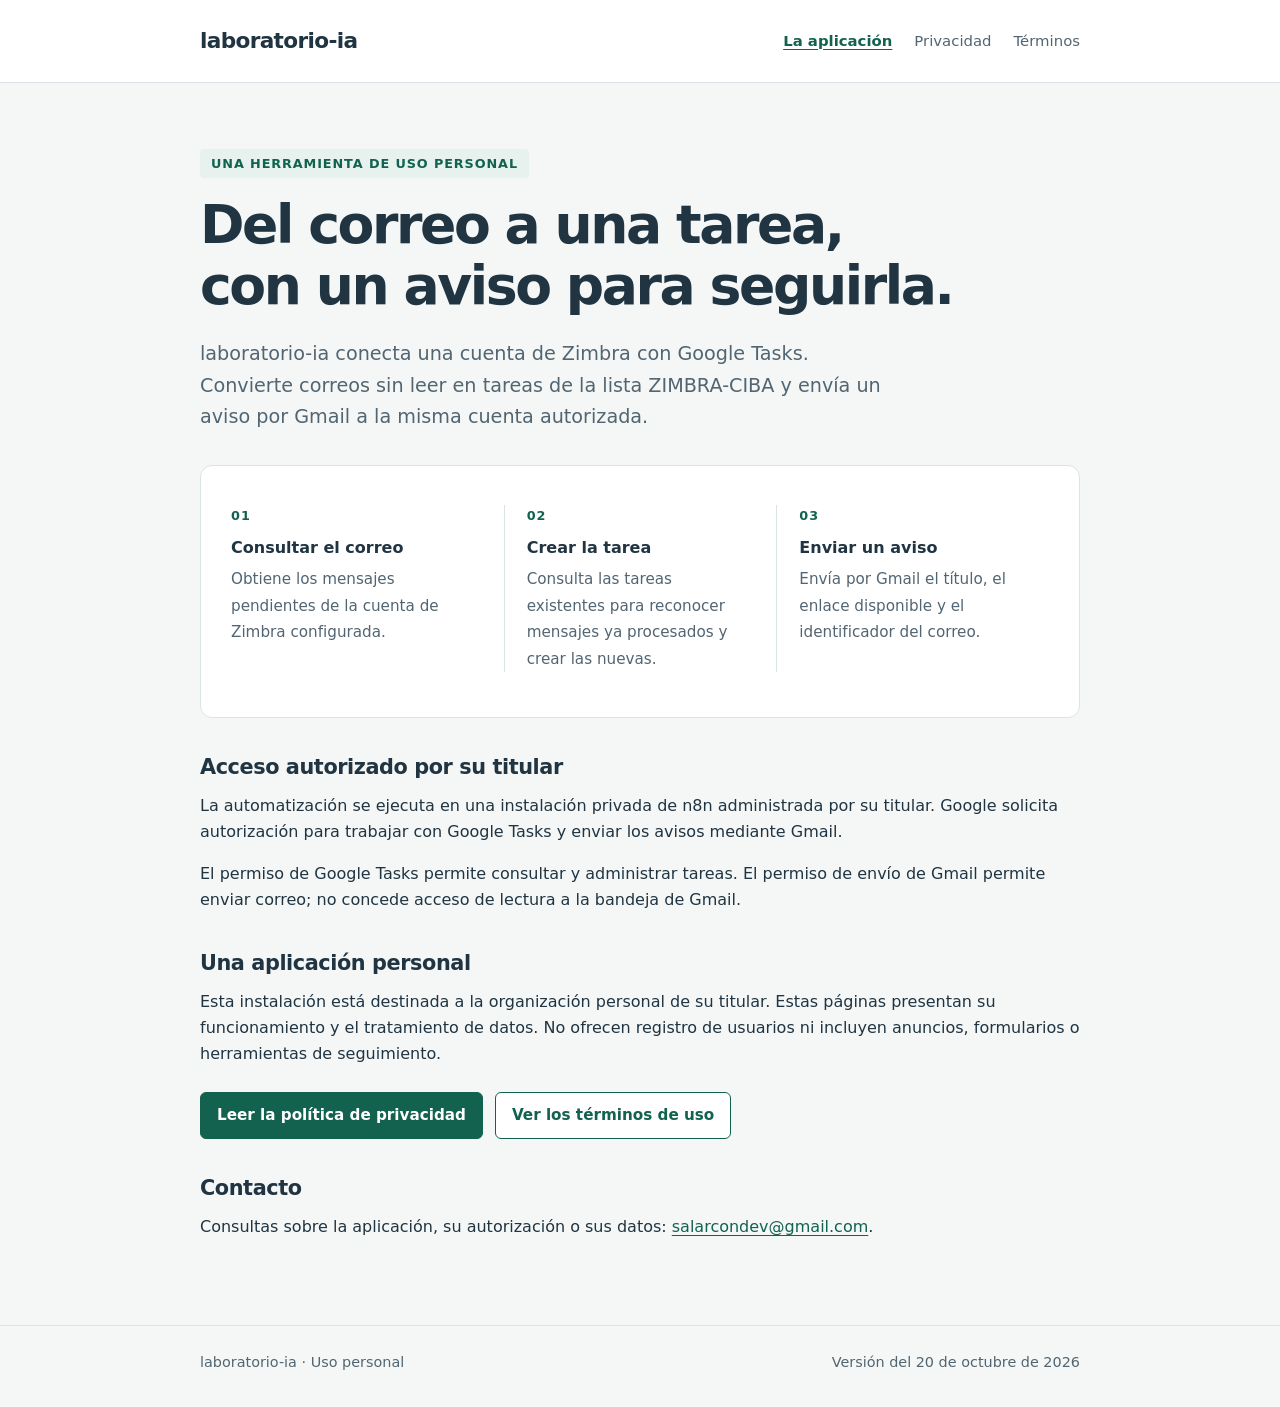
<file: index.html>
<!doctype html>
<html lang="es">
<head>
  <meta charset="utf-8">
  <meta name="viewport" content="width=device-width, initial-scale=1">
  <meta name="description" content="laboratorio-ia: automatización personal que convierte correos de Zimbra en tareas de Google Tasks y envía avisos mediante Gmail.">
  <title>laboratorio-ia · Correo y tareas</title>
  <link rel="stylesheet" href="estilos.css">
</head>
<body>
  <a class="skip" href="#contenido">Ir al contenido</a>
  <header>
    <div class="wrap top">
      <a class="brand" href="index.html">laboratorio-ia</a>
      <nav aria-label="Navegación principal">
        <a href="index.html" aria-current="page">La aplicación</a>
        <a href="privacidad.html">Privacidad</a>
        <a href="terminos.html">Términos</a>
      </nav>
    </div>
  </header>
  <main id="contenido" class="wrap">
    <p class="eyebrow">Una herramienta de uso personal</p>
    <h1>Del correo a una tarea,<br>con un aviso para seguirla.</h1>
    <p class="lead">laboratorio-ia conecta una cuenta de Zimbra con Google Tasks. Convierte correos sin leer en tareas de la lista ZIMBRA-CIBA y envía un aviso por Gmail a la misma cuenta autorizada.</p>
    <div class="panel">
      <ol class="flow" aria-label="Cómo funciona">
        <li><strong>Consultar el correo</strong><span>Obtiene los mensajes pendientes de la cuenta de Zimbra configurada.</span></li>
        <li><strong>Crear la tarea</strong><span>Consulta las tareas existentes para reconocer mensajes ya procesados y crear las nuevas.</span></li>
        <li><strong>Enviar un aviso</strong><span>Envía por Gmail el título, el enlace disponible y el identificador del correo.</span></li>
      </ol>
    </div>
    <section>
      <h2>Acceso autorizado por su titular</h2>
      <p>La automatización se ejecuta en una instalación privada de n8n administrada por su titular. Google solicita autorización para trabajar con Google Tasks y enviar los avisos mediante Gmail.</p>
      <p>El permiso de Google Tasks permite consultar y administrar tareas. El permiso de envío de Gmail permite enviar correo; no concede acceso de lectura a la bandeja de Gmail.</p>
    </section>
    <section>
      <h2>Una aplicación personal</h2>
      <p>Esta instalación está destinada a la organización personal de su titular. Estas páginas presentan su funcionamiento y el tratamiento de datos. No ofrecen registro de usuarios ni incluyen anuncios, formularios o herramientas de seguimiento.</p>
      <div class="links">
        <a class="button primary" href="privacidad.html">Leer la política de privacidad</a>
        <a class="button" href="terminos.html">Ver los términos de uso</a>
      </div>
    </section>
    <section>
      <h2>Contacto</h2>
      <p>Consultas sobre la aplicación, su autorización o sus datos: <a href="mailto:salarcondev@gmail.com">salarcondev@gmail.com</a>.</p>
    </section>
  </main>
  <footer>
    <div class="wrap bottom"><p>laboratorio-ia · Uso personal</p><p>Versión del <time datetime="2026-10-20">20 de octubre de 2026</time></p></div>
  </footer>
</body>
</html>
</file>
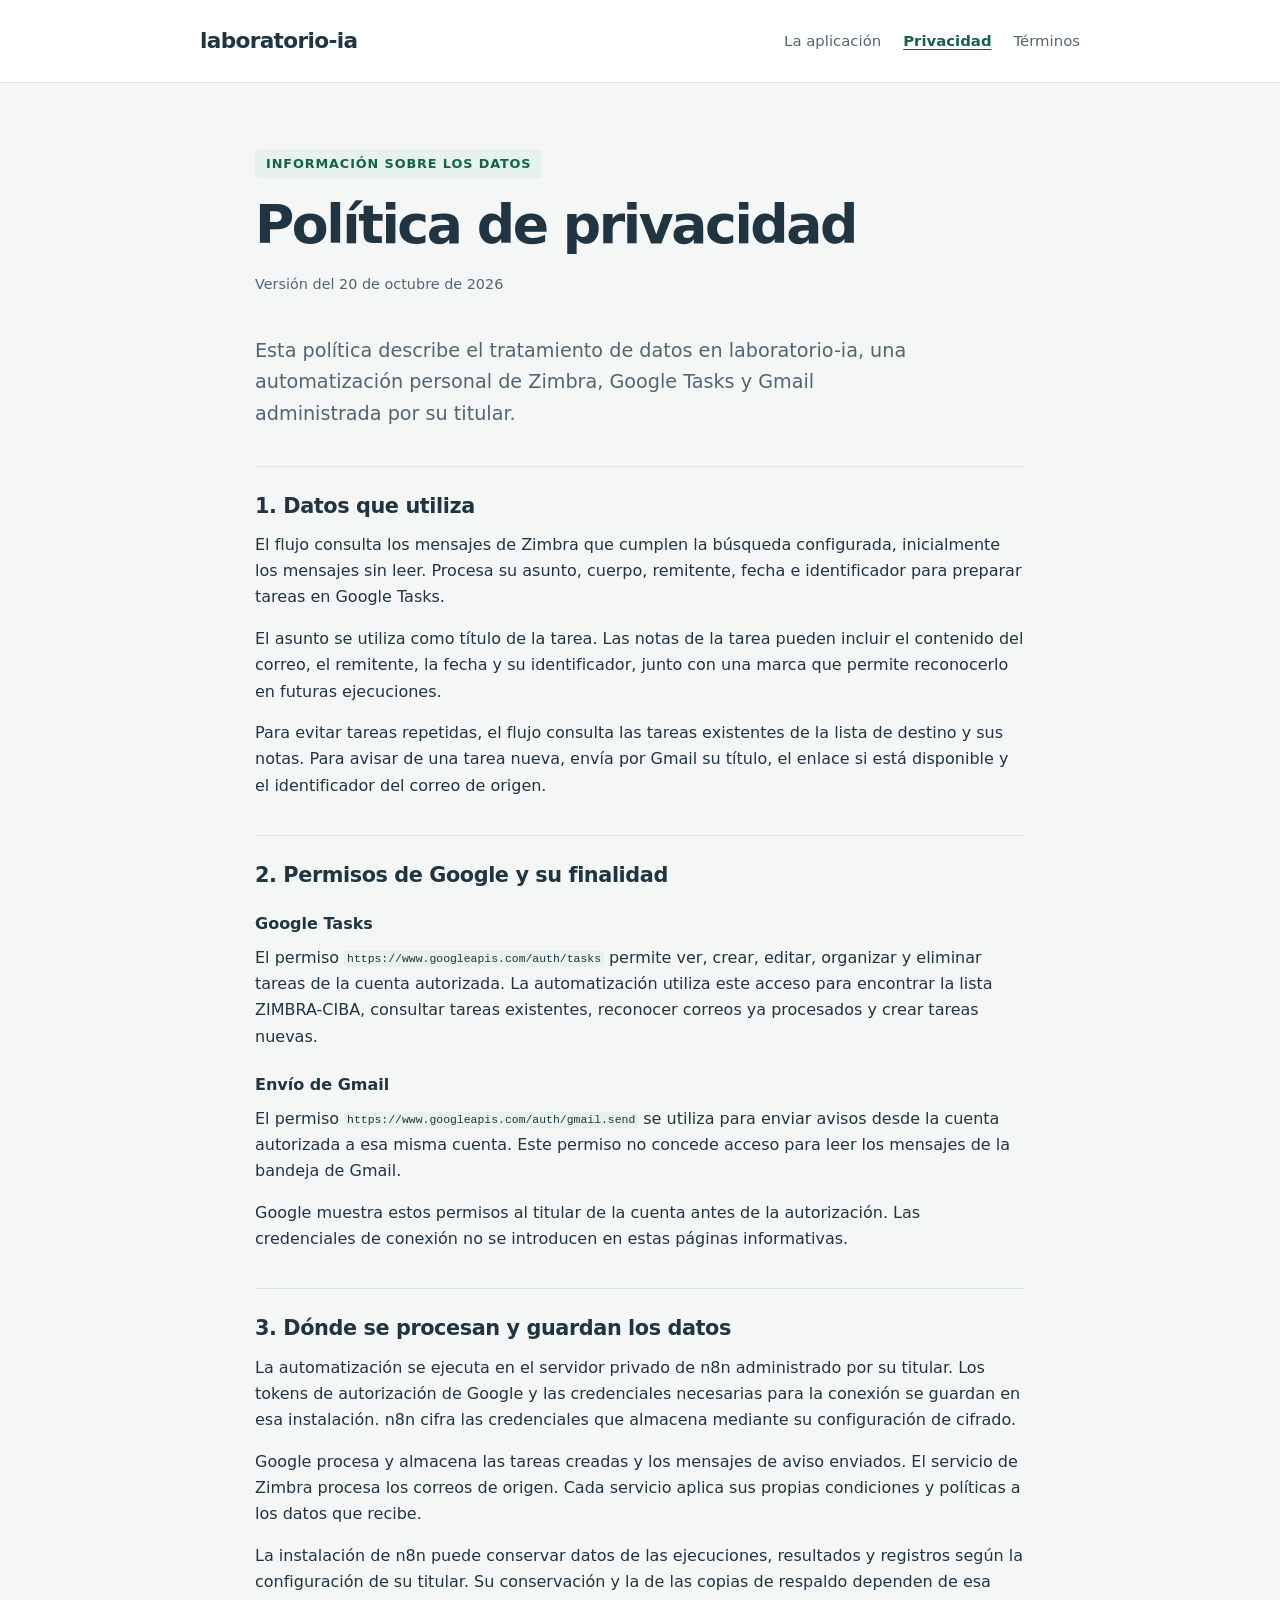
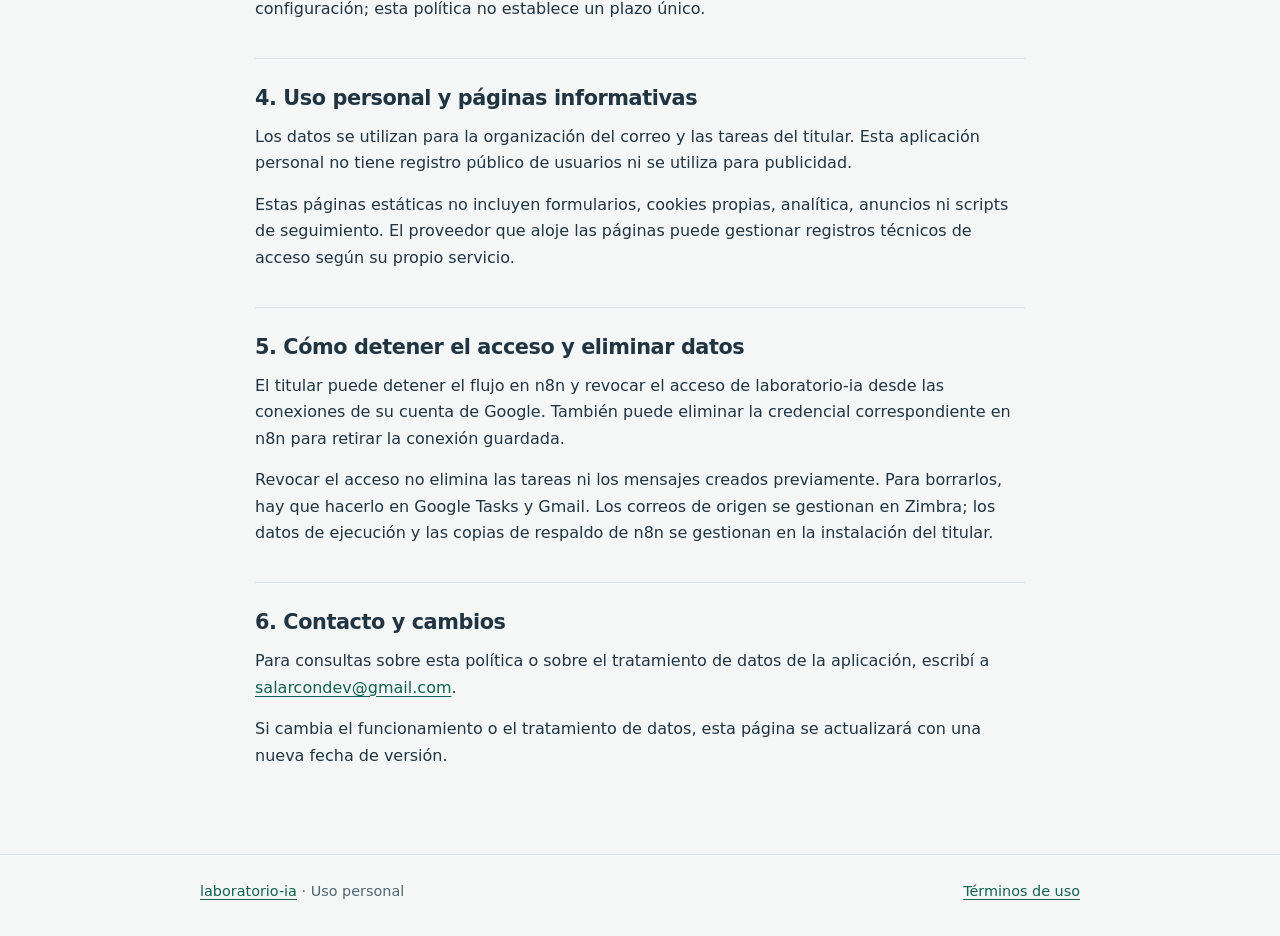
<file: privacidad.html>
<!doctype html>
<html lang="es">
<head>
  <meta charset="utf-8">
  <meta name="viewport" content="width=device-width, initial-scale=1">
  <meta name="description" content="Cómo laboratorio-ia utiliza los datos de Zimbra, Google Tasks y Gmail en su automatización personal.">
  <title>Privacidad · laboratorio-ia</title>
  <link rel="stylesheet" href="estilos.css">
</head>
<body>
  <a class="skip" href="#contenido">Ir al contenido</a>
  <header>
    <div class="wrap top">
      <a class="brand" href="index.html">laboratorio-ia</a>
      <nav aria-label="Navegación principal">
        <a href="index.html">La aplicación</a>
        <a href="privacidad.html" aria-current="page">Privacidad</a>
        <a href="terminos.html">Términos</a>
      </nav>
    </div>
  </header>
  <main id="contenido" class="wrap details">
    <p class="eyebrow">Información sobre los datos</p>
    <h1>Política de privacidad</h1>
    <p class="date">Versión del <time datetime="2026-10-20">20 de octubre de 2026</time></p>
    <p class="lead">Esta política describe el tratamiento de datos en laboratorio-ia, una automatización personal de Zimbra, Google Tasks y Gmail administrada por su titular.</p>
    <section>
      <h2>1. Datos que utiliza</h2>
      <p>El flujo consulta los mensajes de Zimbra que cumplen la búsqueda configurada, inicialmente los mensajes sin leer. Procesa su asunto, cuerpo, remitente, fecha e identificador para preparar tareas en Google Tasks.</p>
      <p>El asunto se utiliza como título de la tarea. Las notas de la tarea pueden incluir el contenido del correo, el remitente, la fecha y su identificador, junto con una marca que permite reconocerlo en futuras ejecuciones.</p>
      <p>Para evitar tareas repetidas, el flujo consulta las tareas existentes de la lista de destino y sus notas. Para avisar de una tarea nueva, envía por Gmail su título, el enlace si está disponible y el identificador del correo de origen.</p>
    </section>
    <section>
      <h2>2. Permisos de Google y su finalidad</h2>
      <h3>Google Tasks</h3>
      <p>El permiso <code>https://www.googleapis.com/auth/tasks</code> permite ver, crear, editar, organizar y eliminar tareas de la cuenta autorizada. La automatización utiliza este acceso para encontrar la lista ZIMBRA-CIBA, consultar tareas existentes, reconocer correos ya procesados y crear tareas nuevas.</p>
      <h3>Envío de Gmail</h3>
      <p>El permiso <code>https://www.googleapis.com/auth/gmail.send</code> se utiliza para enviar avisos desde la cuenta autorizada a esa misma cuenta. Este permiso no concede acceso para leer los mensajes de la bandeja de Gmail.</p>
      <p>Google muestra estos permisos al titular de la cuenta antes de la autorización. Las credenciales de conexión no se introducen en estas páginas informativas.</p>
    </section>
    <section>
      <h2>3. Dónde se procesan y guardan los datos</h2>
      <p>La automatización se ejecuta en el servidor privado de n8n administrado por su titular. Los tokens de autorización de Google y las credenciales necesarias para la conexión se guardan en esa instalación. n8n cifra las credenciales que almacena mediante su configuración de cifrado.</p>
      <p>Google procesa y almacena las tareas creadas y los mensajes de aviso enviados. El servicio de Zimbra procesa los correos de origen. Cada servicio aplica sus propias condiciones y políticas a los datos que recibe.</p>
      <p>La instalación de n8n puede conservar datos de las ejecuciones, resultados y registros según la configuración de su titular. Su conservación y la de las copias de respaldo dependen de esa configuración; esta política no establece un plazo único.</p>
    </section>
    <section>
      <h2>4. Uso personal y páginas informativas</h2>
      <p>Los datos se utilizan para la organización del correo y las tareas del titular. Esta aplicación personal no tiene registro público de usuarios ni se utiliza para publicidad.</p>
      <p>Estas páginas estáticas no incluyen formularios, cookies propias, analítica, anuncios ni scripts de seguimiento. El proveedor que aloje las páginas puede gestionar registros técnicos de acceso según su propio servicio.</p>
    </section>
    <section>
      <h2>5. Cómo detener el acceso y eliminar datos</h2>
      <p>El titular puede detener el flujo en n8n y revocar el acceso de laboratorio-ia desde las conexiones de su cuenta de Google. También puede eliminar la credencial correspondiente en n8n para retirar la conexión guardada.</p>
      <p>Revocar el acceso no elimina las tareas ni los mensajes creados previamente. Para borrarlos, hay que hacerlo en Google Tasks y Gmail. Los correos de origen se gestionan en Zimbra; los datos de ejecución y las copias de respaldo de n8n se gestionan en la instalación del titular.</p>
    </section>
    <section>
      <h2>6. Contacto y cambios</h2>
      <p>Para consultas sobre esta política o sobre el tratamiento de datos de la aplicación, escribí a <a href="mailto:salarcondev@gmail.com">salarcondev@gmail.com</a>.</p>
      <p>Si cambia el funcionamiento o el tratamiento de datos, esta página se actualizará con una nueva fecha de versión.</p>
    </section>
  </main>
  <footer>
    <div class="wrap bottom"><p><a href="index.html">laboratorio-ia</a> · Uso personal</p><p><a href="terminos.html">Términos de uso</a></p></div>
  </footer>
</body>
</html>
</file>
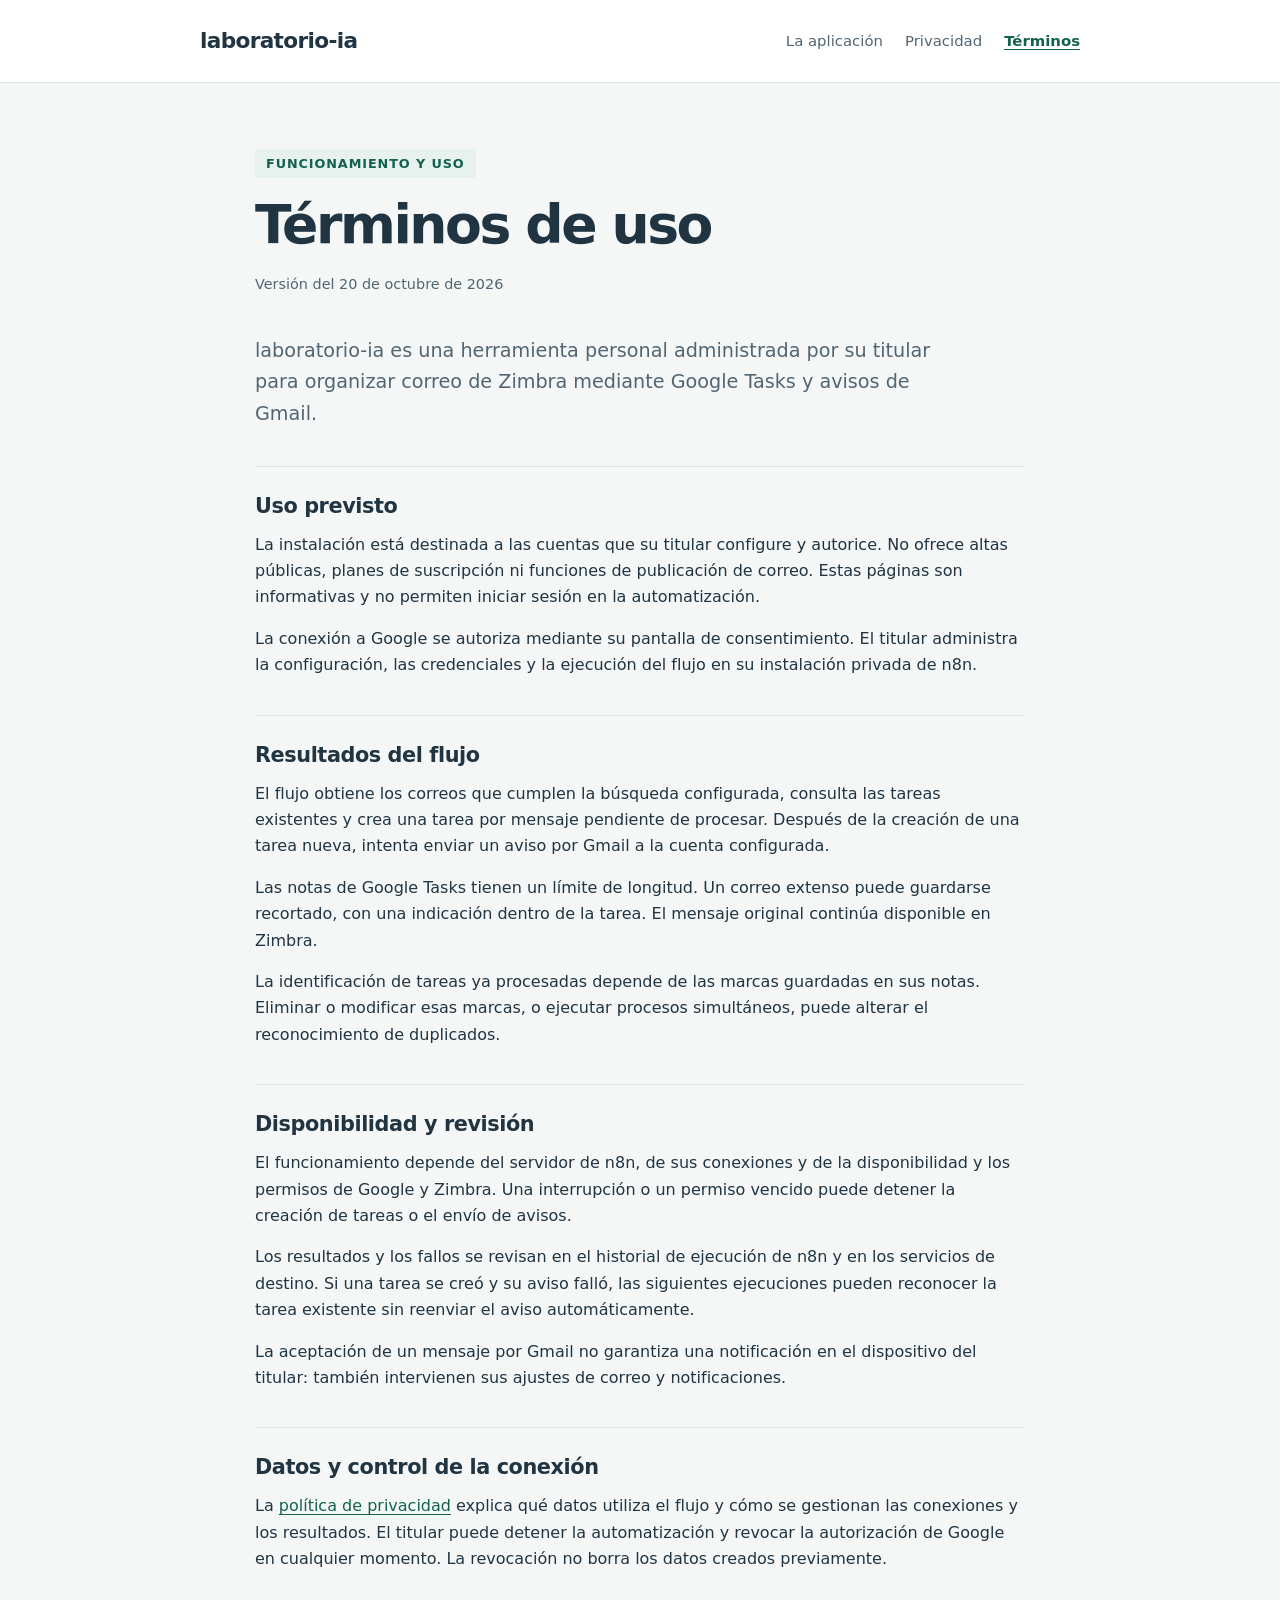
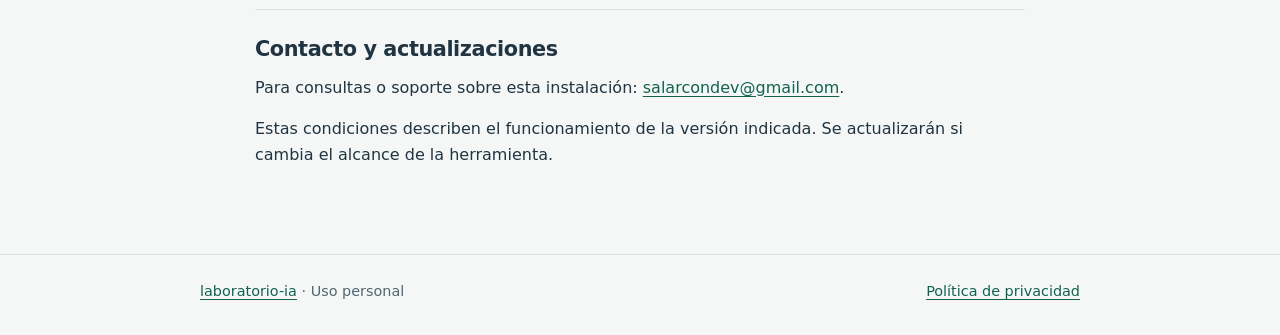
<file: terminos.html>
<!doctype html>
<html lang="es">
<head>
  <meta charset="utf-8">
  <meta name="viewport" content="width=device-width, initial-scale=1">
  <meta name="description" content="Funcionamiento y condiciones de uso personal de laboratorio-ia, una automatización de correo y tareas.">
  <title>Términos de uso · laboratorio-ia</title>
  <link rel="stylesheet" href="estilos.css">
</head>
<body>
  <a class="skip" href="#contenido">Ir al contenido</a>
  <header>
    <div class="wrap top">
      <a class="brand" href="index.html">laboratorio-ia</a>
      <nav aria-label="Navegación principal">
        <a href="index.html">La aplicación</a>
        <a href="privacidad.html">Privacidad</a>
        <a href="terminos.html" aria-current="page">Términos</a>
      </nav>
    </div>
  </header>
  <main id="contenido" class="wrap details">
    <p class="eyebrow">Funcionamiento y uso</p>
    <h1>Términos de uso</h1>
    <p class="date">Versión del <time datetime="2026-10-20">20 de octubre de 2026</time></p>
    <p class="lead">laboratorio-ia es una herramienta personal administrada por su titular para organizar correo de Zimbra mediante Google Tasks y avisos de Gmail.</p>
    <section>
      <h2>Uso previsto</h2>
      <p>La instalación está destinada a las cuentas que su titular configure y autorice. No ofrece altas públicas, planes de suscripción ni funciones de publicación de correo. Estas páginas son informativas y no permiten iniciar sesión en la automatización.</p>
      <p>La conexión a Google se autoriza mediante su pantalla de consentimiento. El titular administra la configuración, las credenciales y la ejecución del flujo en su instalación privada de n8n.</p>
    </section>
    <section>
      <h2>Resultados del flujo</h2>
      <p>El flujo obtiene los correos que cumplen la búsqueda configurada, consulta las tareas existentes y crea una tarea por mensaje pendiente de procesar. Después de la creación de una tarea nueva, intenta enviar un aviso por Gmail a la cuenta configurada.</p>
      <p>Las notas de Google Tasks tienen un límite de longitud. Un correo extenso puede guardarse recortado, con una indicación dentro de la tarea. El mensaje original continúa disponible en Zimbra.</p>
      <p>La identificación de tareas ya procesadas depende de las marcas guardadas en sus notas. Eliminar o modificar esas marcas, o ejecutar procesos simultáneos, puede alterar el reconocimiento de duplicados.</p>
    </section>
    <section>
      <h2>Disponibilidad y revisión</h2>
      <p>El funcionamiento depende del servidor de n8n, de sus conexiones y de la disponibilidad y los permisos de Google y Zimbra. Una interrupción o un permiso vencido puede detener la creación de tareas o el envío de avisos.</p>
      <p>Los resultados y los fallos se revisan en el historial de ejecución de n8n y en los servicios de destino. Si una tarea se creó y su aviso falló, las siguientes ejecuciones pueden reconocer la tarea existente sin reenviar el aviso automáticamente.</p>
      <p>La aceptación de un mensaje por Gmail no garantiza una notificación en el dispositivo del titular: también intervienen sus ajustes de correo y notificaciones.</p>
    </section>
    <section>
      <h2>Datos y control de la conexión</h2>
      <p>La <a href="privacidad.html">política de privacidad</a> explica qué datos utiliza el flujo y cómo se gestionan las conexiones y los resultados. El titular puede detener la automatización y revocar la autorización de Google en cualquier momento. La revocación no borra los datos creados previamente.</p>
    </section>
    <section>
      <h2>Contacto y actualizaciones</h2>
      <p>Para consultas o soporte sobre esta instalación: <a href="mailto:salarcondev@gmail.com">salarcondev@gmail.com</a>.</p>
      <p>Estas condiciones describen el funcionamiento de la versión indicada. Se actualizarán si cambia el alcance de la herramienta.</p>
    </section>
  </main>
  <footer>
    <div class="wrap bottom"><p><a href="index.html">laboratorio-ia</a> · Uso personal</p><p><a href="privacidad.html">Política de privacidad</a></p></div>
  </footer>
</body>
</html>
</file>
<file: estilos.css>
:root{color-scheme:light;--ink:#203442;--muted:#526572;--line:#dbe3e6;--paper:#fff;--wash:#f4f7f6;--accent:#12624f;--soft:#e7f1ed}
*{box-sizing:border-box}
html{font-family:system-ui,-apple-system,BlinkMacSystemFont,"Segoe UI",sans-serif;background:var(--wash);color:var(--ink);line-height:1.65}
body{margin:0}
a{color:var(--accent);text-underline-offset:.2em}
a:hover{text-decoration-thickness:2px}
a:focus-visible{outline:3px solid var(--accent);outline-offset:5px;border-radius:2px}
.skip{position:absolute;top:-70px;left:16px;padding:10px 16px;background:var(--paper);z-index:2}
.skip:focus{top:12px}
.wrap{width:min(100% - 44px,880px);margin-inline:auto}
header{border-bottom:1px solid var(--line);background:var(--paper)}
.top{display:flex;align-items:center;justify-content:space-between;gap:24px;padding-block:23px}
.brand{font-weight:750;letter-spacing:-.03em;font-size:1.35rem;text-decoration:none;color:var(--ink)}
nav{display:flex;gap:22px;flex-wrap:wrap;font-size:.93rem}
nav a{color:var(--muted);text-decoration:none}
nav a[aria-current=page]{color:var(--accent);font-weight:650;text-decoration:underline}
main{padding-block:66px 70px}
.eyebrow{display:inline-block;margin:0 0 16px;padding:4px 11px;border-radius:4px;background:var(--soft);color:var(--accent);font-size:.8rem;letter-spacing:.07em;font-weight:700;text-transform:uppercase}
h1{max-width:760px;font-size:clamp(2.15rem,5vw,3.35rem);line-height:1.14;letter-spacing:-.045em;margin:0 0 22px;font-weight:750}
.lead{max-width:690px;color:var(--muted);font-size:1.2rem;line-height:1.65;margin:0 0 32px}
.date{font-size:.9rem;color:var(--muted);margin:-4px 0 38px}
section{margin-top:36px}
h2{font-size:1.3rem;line-height:1.3;letter-spacing:-.02em;margin:0 0 12px}
h3{font-size:1rem;margin:22px 0 7px}
p{margin:0 0 15px}
ul,ol{padding-left:22px;margin:12px 0 18px}
li{margin-block:8px}
.panel{background:var(--paper);border:1px solid var(--line);border-radius:12px;padding:27px 30px;margin-top:32px}
.flow{display:grid;grid-template-columns:repeat(3,1fr);gap:0;list-style:none;padding:0;counter-reset:step}
.flow li{margin:0;padding:0 22px;counter-increment:step;border-left:1px solid var(--line)}
.flow li:first-child{padding-left:0;border:0}
.flow li:last-child{padding-right:0}
.flow li::before{content:"0" counter(step);display:block;color:var(--accent);font-weight:750;font-size:.8rem;letter-spacing:.08em;margin-bottom:9px}
.flow strong{display:block;margin-bottom:5px}
.flow span{font-size:.95rem;color:var(--muted)}
.links{display:flex;flex-wrap:wrap;gap:12px;margin-top:24px}
.button{display:inline-block;padding:10px 16px;border:1px solid var(--accent);border-radius:6px;text-decoration:none;font-weight:650;font-size:.95rem;background:var(--paper)}
.button.primary{background:var(--accent);color:white}
.details{max-width:770px}
.details section{padding-top:26px;border-top:1px solid var(--line)}
code{font-size:.88em;overflow-wrap:anywhere;background:var(--soft);border-radius:3px;padding:.1em .25em}
footer{border-top:1px solid var(--line);padding-block:25px 32px;font-size:.9rem;color:var(--muted)}
.bottom{display:flex;justify-content:space-between;gap:20px;flex-wrap:wrap}
footer p{margin:0}
@media(max-width:620px){.wrap{width:min(100% - 32px,880px)}.top{align-items:flex-start;flex-direction:column;gap:12px;padding-block:18px}nav{gap:18px}main{padding-block:42px 46px}.panel{padding:22px}.flow{grid-template-columns:1fr;gap:22px}.flow li,.flow li:first-child,.flow li:last-child{border:0;padding:0}.lead{font-size:1.1rem}}
@media(prefers-reduced-motion:no-preference){a{transition:color .12s ease,background-color .12s ease}}
</file>
